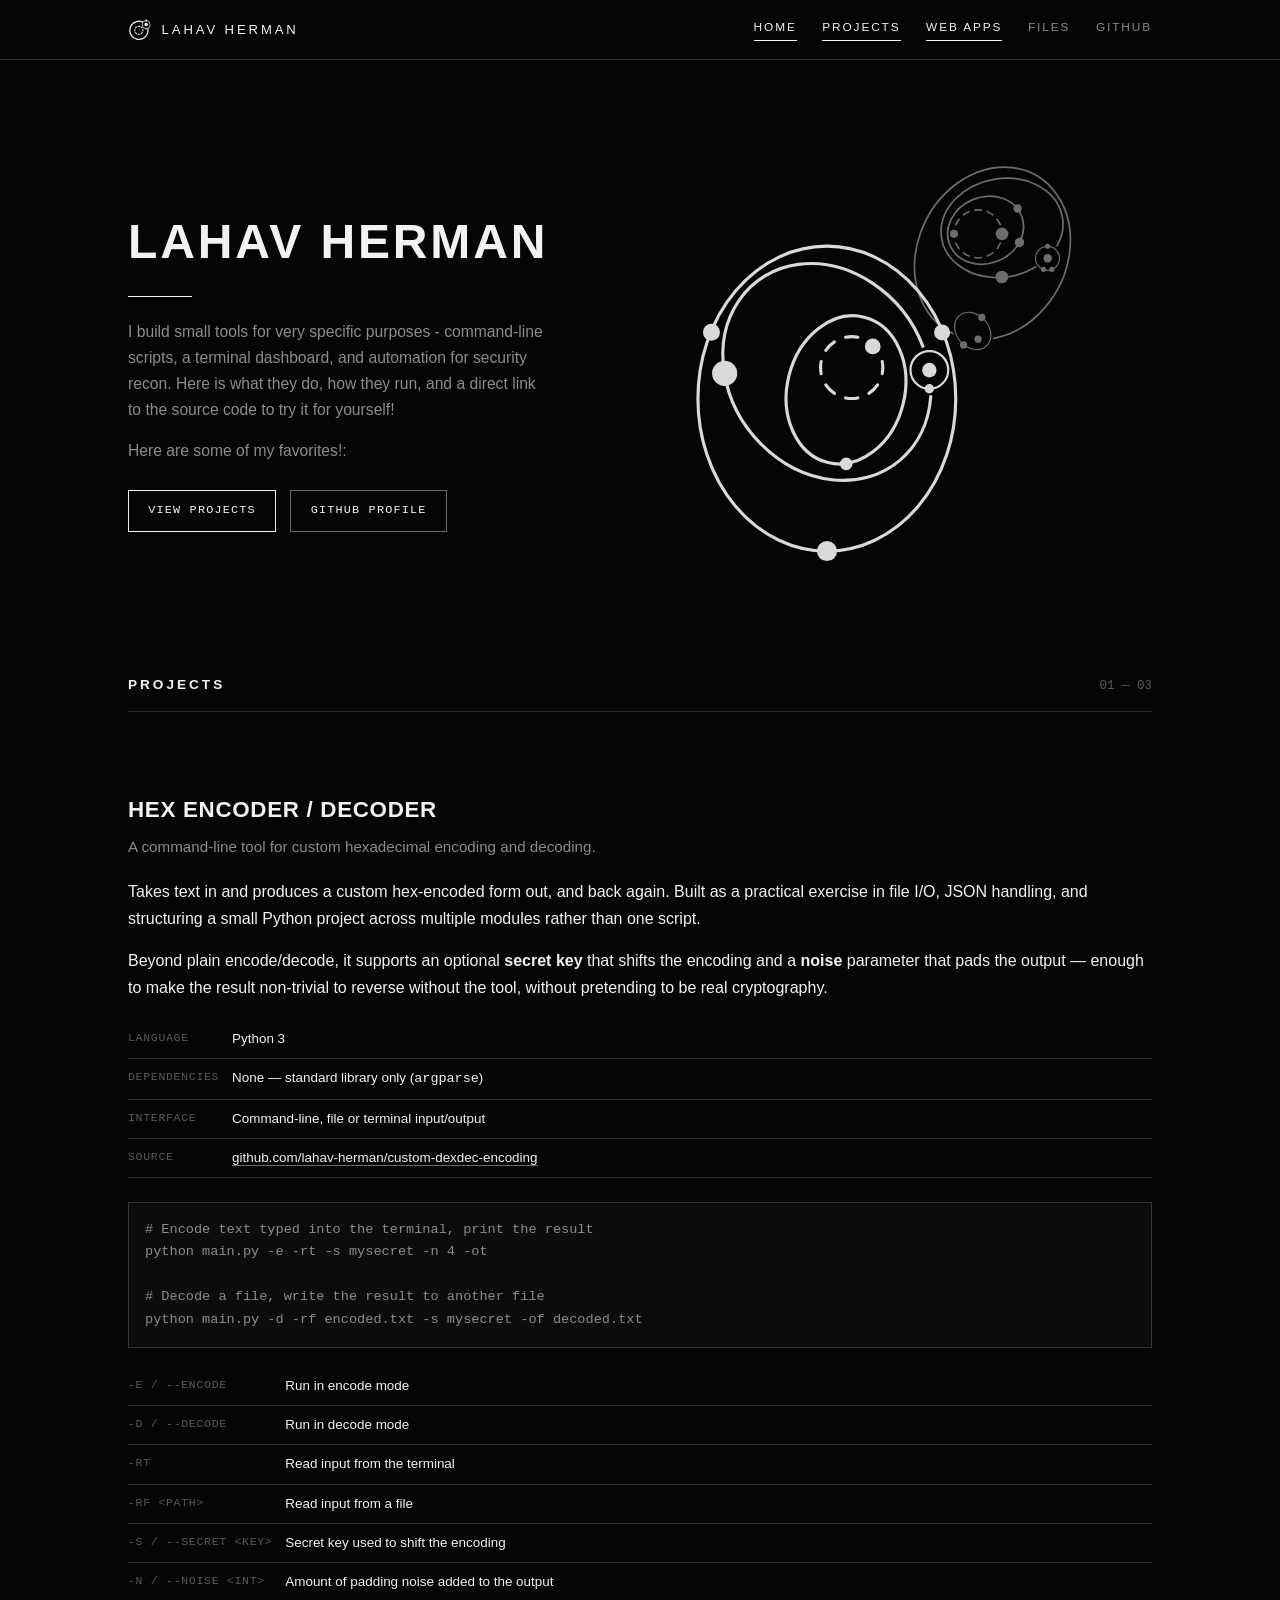
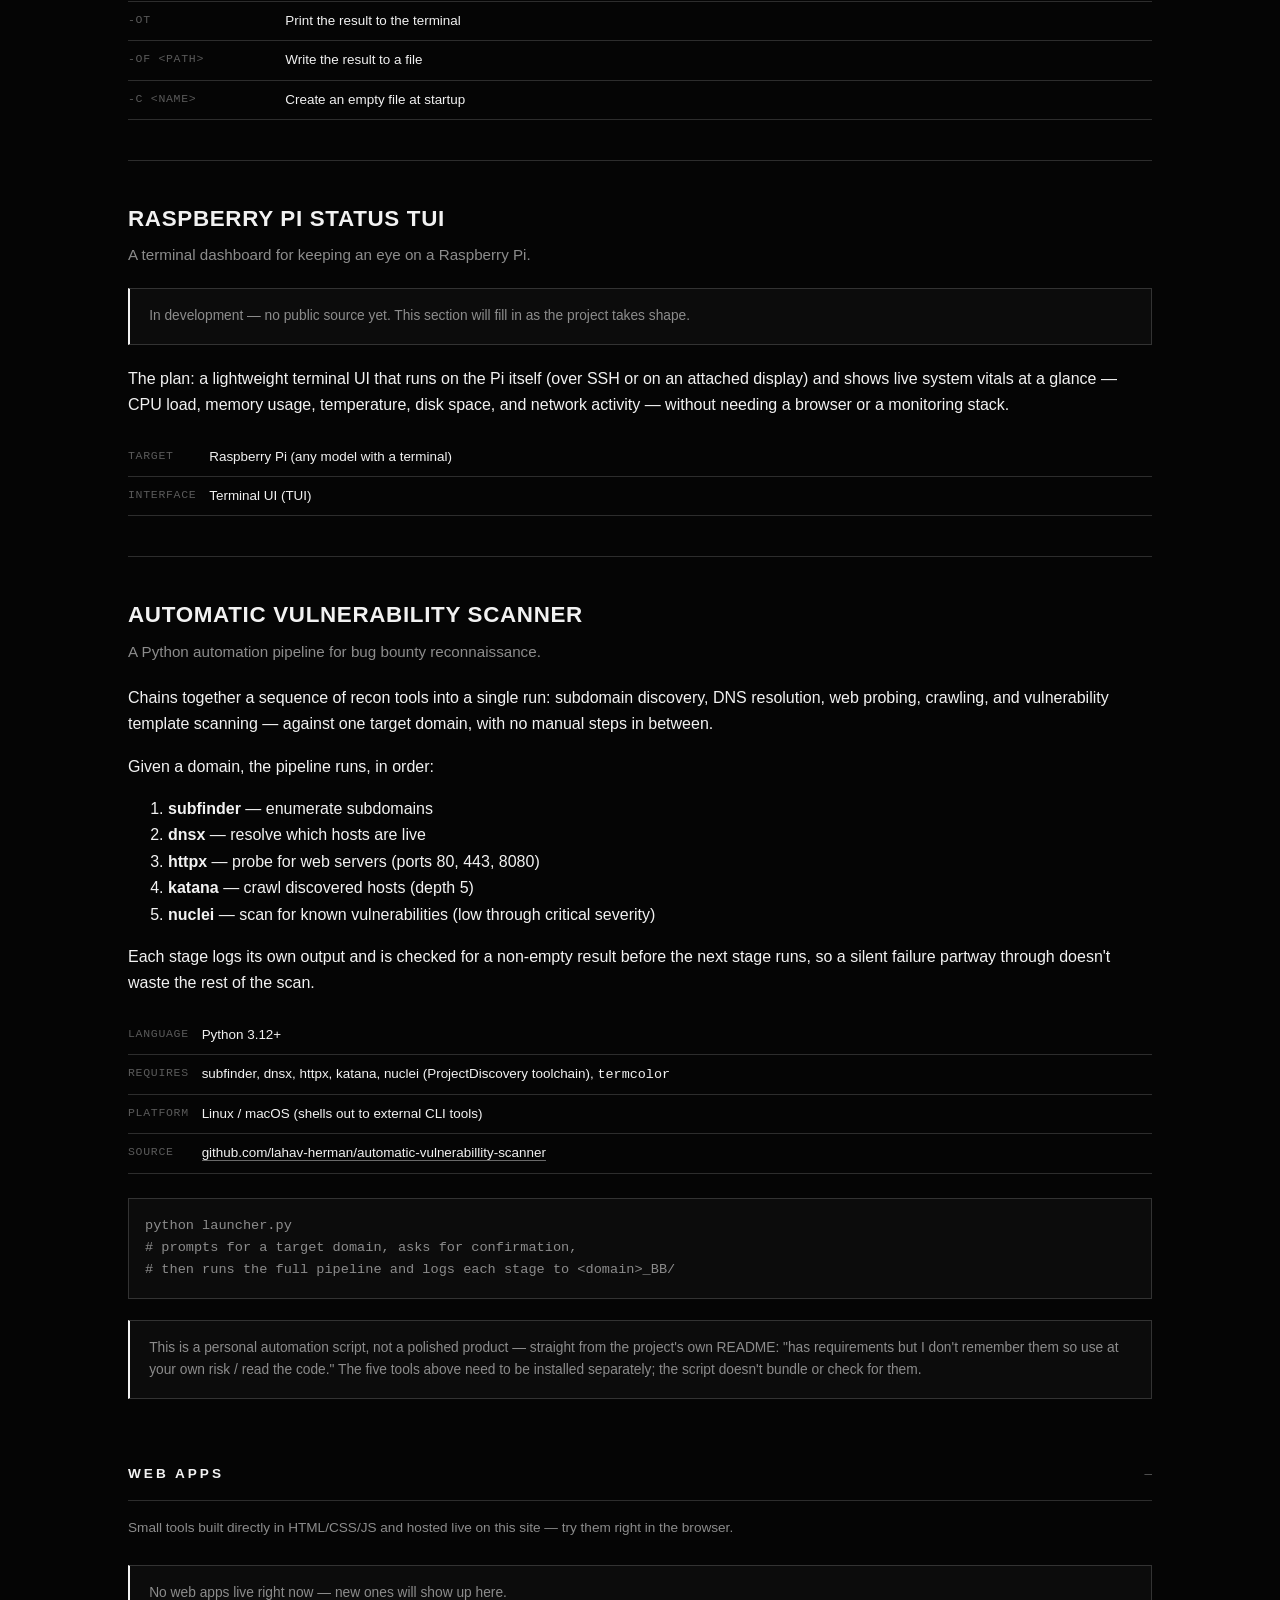
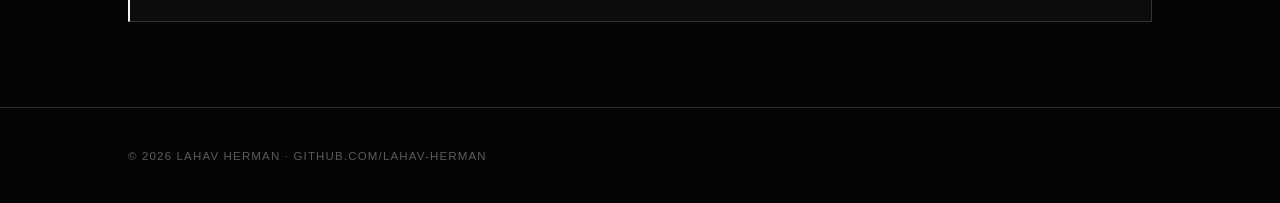
<file: index.html>
<!doctype html>
<html lang="en">
<head>
  <meta charset="utf-8" />
  <meta name="viewport" content="width=device-width, initial-scale=1" />
  <title>Lahav Herman</title>
  <meta name="description" content="Lahav Herman — CLI tools, Raspberry Pi projects, and security scripting." />
  <link rel="icon" href="assets/img/favicon.svg" type="image/svg+xml" />
  <link rel="stylesheet" href="assets/css/style.css" />
  <!-- Pinterest domain claim--><meta name="p:domain_verify" content="da1bafaeb94b20c9d1dba5063ac233b1"/>
</head>
<body>
  <header class="site-header">
    <nav class="nav">
      <a class="nav-brand" href="index.html">
        <svg class="nav-mark" viewBox="44 54 520 520" fill="none" aria-hidden="true">
          <path d="M365.335 303.423C366.427 308.946 367 314.656 367 320.5C367 326.344 366.427 332.054 365.335 337.577M352.262 271.884C345.874 262.342 337.658 254.126 328.116 247.738M296.577 234.665C291.054 233.573 285.344 233 279.5 233C273.656 233 267.946 233.573 262.423 234.665M230.884 247.738C221.342 254.126 213.126 262.342 206.738 271.884M193.665 303.423C192.573 308.946 192 314.656 192 320.5C192 326.344 192.573 332.054 193.665 337.577M206.738 369.116C213.126 378.658 221.342 386.874 230.884 393.262M262.423 406.335C267.946 407.427 273.656 408 279.5 408C285.344 408 291.054 407.427 296.577 406.335M328.116 393.262C337.658 386.874 345.874 378.658 352.262 369.116" stroke="currentColor" stroke-width="22" stroke-linecap="round"/>
          <path d="M475.328 291.79C481.774 334.895 473.781 378.922 452.593 417.01C431.406 455.097 398.215 485.107 358.192 502.362C318.169 519.618 273.562 523.149 231.323 512.407C189.083 501.665 151.583 477.253 124.666 442.974C97.7488 408.695 82.9267 366.475 82.5091 322.892C82.0915 279.31 96.1019 236.814 122.357 202.025C148.612 167.237 185.638 142.11 227.664 130.561C269.69 119.011 314.356 121.687 354.702 138.173" stroke="currentColor" stroke-width="28" stroke-linecap="round"/>
          <circle cx="437" cy="197" r="38" fill="currentColor"/>
          <circle cx="437" cy="197.5" r="86" stroke="currentColor" stroke-width="16"/>
          <circle cx="437.5" cy="110.5" r="22" fill="currentColor"/>
          <circle cx="437" cy="288" r="16" fill="currentColor"/>
        </svg>
        Lahav Herman
      </a>
      <div class="nav-links">
        <a href="index.html">Home</a>
        <a href="index.html#projects">Projects</a>
        <a href="index.html#apps">Web Apps</a>
        <a href="files.html">Files</a>
        <a href="https://github.com/lahav-herman" target="_blank" rel="noopener">GitHub</a>
      </div>
    </nav>
  </header>

  <main>
    <section class="hero">
      <div class="hero-copy">
        <h1>Lahav Herman<span class="cursor"></span></h1>
        <span class="hero-rule"></span>
        <p>
          I build small tools for very specific purposes - command-line scripts, a terminal dashboard, and automation for security recon.
          Here is what they do, how they run, and a direct link to the source code to try it for yourself!
        </p>
        <p>
          Here are some of my favorites!:
        </p>
        <div class="hero-links">
          <a class="btn primary" href="#projects">View Projects</a>
          <a class="btn" href="https://github.com/lahav-herman" target="_blank" rel="noopener">GitHub Profile</a>
        </div>
      </div>

      <!-- Hero mark: two word-images, referred to as "LAHAV" and "HERMAN".
           The one in front is the "focused" word; clicking it makes it pop. -->
      <div class="hero-mark">
        <img id="LAHAV" class="mark-word mark-lahav" src="assets/img/LAHAV.svg" alt="Lahav" />
        <img id="HERMAN" class="mark-word mark-herman" src="assets/img/HERMAN.svg" alt="Herman" />
        <div class="mark-hit-zone" aria-hidden="true"></div>
      </div>
    </section>

    <section class="section" id="projects">
      <div class="section-head">
        <h2>Projects</h2>
        <span class="index">01 — 03</span>
      </div>

      <article class="project" id="hex-codec">
        <div class="project-head">
          <h3>Hex Encoder / Decoder</h3>
        </div>
        <p class="project-tag">A command-line tool for custom hexadecimal encoding and decoding.</p>

        <p>
          Takes text in and produces a custom hex-encoded form out, and back again. Built as a
          practical exercise in file I/O, JSON handling, and structuring a small Python project
          across multiple modules rather than one script.
        </p>
        <p>
          Beyond plain encode/decode, it supports an optional <strong>secret key</strong> that
          shifts the encoding and a <strong>noise</strong> parameter that pads the output —
          enough to make the result non-trivial to reverse without the tool, without pretending
          to be real cryptography.
        </p>

        <table class="info-table">
          <tr><th>Language</th><td>Python 3</td></tr>
          <tr><th>Dependencies</th><td>None — standard library only (<code>argparse</code>)</td></tr>
          <tr><th>Interface</th><td>Command-line, file or terminal input/output</td></tr>
          <tr><th>Source</th><td><a href="https://github.com/lahav-herman/custom-dexdec-encoding" target="_blank" rel="noopener">github.com/lahav-herman/custom-dexdec-encoding</a></td></tr>
        </table>

        <pre><code># Encode text typed into the terminal, print the result
python main.py -e -rt -s mysecret -n 4 -ot

# Decode a file, write the result to another file
python main.py -d -rf encoded.txt -s mysecret -of decoded.txt</code></pre>

        <table class="info-table">
          <tr><th><code>-e</code> / <code>--encode</code></th><td>Run in encode mode</td></tr>
          <tr><th><code>-d</code> / <code>--decode</code></th><td>Run in decode mode</td></tr>
          <tr><th><code>-rt</code></th><td>Read input from the terminal</td></tr>
          <tr><th><code>-rf &lt;path&gt;</code></th><td>Read input from a file</td></tr>
          <tr><th><code>-s</code> / <code>--secret &lt;key&gt;</code></th><td>Secret key used to shift the encoding</td></tr>
          <tr><th><code>-n</code> / <code>--noise &lt;int&gt;</code></th><td>Amount of padding noise added to the output</td></tr>
          <tr><th><code>-ot</code></th><td>Print the result to the terminal</td></tr>
          <tr><th><code>-of &lt;path&gt;</code></th><td>Write the result to a file</td></tr>
          <tr><th><code>-c &lt;name&gt;</code></th><td>Create an empty file at startup</td></tr>
        </table>
      </article>

      <article class="project" id="pi-status-tui">
        <div class="project-head">
          <h3>Raspberry Pi Status TUI</h3>
        </div>
        <p class="project-tag">A terminal dashboard for keeping an eye on a Raspberry Pi.</p>

        <div class="callout">
          In development — no public source yet. This section will fill in as the project
          takes shape.
        </div>

        <p>
          The plan: a lightweight terminal UI that runs on the Pi itself (over SSH or on an
          attached display) and shows live system vitals at a glance — CPU load, memory usage,
          temperature, disk space, and network activity — without needing a browser or a
          monitoring stack.
        </p>

        <table class="info-table">
          <tr><th>Target</th><td>Raspberry Pi (any model with a terminal)</td></tr>
          <tr><th>Interface</th><td>Terminal UI (TUI)</td></tr>
        </table>
      </article>

      <article class="project" id="vuln-scanner">
        <div class="project-head">
          <h3>Automatic Vulnerability Scanner</h3>
        </div>
        <p class="project-tag">A Python automation pipeline for bug bounty reconnaissance.</p>

        <p>
          Chains together a sequence of recon tools into a single run: subdomain discovery,
          DNS resolution, web probing, crawling, and vulnerability template scanning —
          against one target domain, with no manual steps in between.
        </p>

        <p>Given a domain, the pipeline runs, in order:</p>
        <ol>
          <li><strong>subfinder</strong> — enumerate subdomains</li>
          <li><strong>dnsx</strong> — resolve which hosts are live</li>
          <li><strong>httpx</strong> — probe for web servers (ports 80, 443, 8080)</li>
          <li><strong>katana</strong> — crawl discovered hosts (depth 5)</li>
          <li><strong>nuclei</strong> — scan for known vulnerabilities (low through critical severity)</li>
        </ol>
        <p>
          Each stage logs its own output and is checked for a non-empty result before the next
          stage runs, so a silent failure partway through doesn't waste the rest of the scan.
        </p>

        <table class="info-table">
          <tr><th>Language</th><td>Python 3.12+</td></tr>
          <tr><th>Requires</th><td>subfinder, dnsx, httpx, katana, nuclei (ProjectDiscovery toolchain), <code>termcolor</code></td></tr>
          <tr><th>Platform</th><td>Linux / macOS (shells out to external CLI tools)</td></tr>
          <tr><th>Source</th><td><a href="https://github.com/lahav-herman/automatic-vulnerabillity-scanner" target="_blank" rel="noopener">github.com/lahav-herman/automatic-vulnerabillity-scanner</a></td></tr>
        </table>

        <pre><code>python launcher.py
# prompts for a target domain, asks for confirmation,
# then runs the full pipeline and logs each stage to &lt;domain&gt;_BB/</code></pre>

        <div class="callout">
          This is a personal automation script, not a polished product — straight from the
          project's own README: "has requirements but I don't remember them so use at your own
          risk / read the code." The five tools above need to be installed separately; the
          script doesn't bundle or check for them.
        </div>
      </article>
    </section>

    <section class="section" id="apps">
      <div class="section-head">
        <h2>Web Apps</h2>
        <span class="index">—</span>
      </div>
      <p class="section-note">Small tools built directly in HTML/CSS/JS and hosted live on this site — try them right in the browser.</p>

      <div class="callout">No web apps live right now — new ones will show up here.</div>
    </section>
  </main>

  <footer class="site-footer">
    <p>&copy; 2026 Lahav Herman &middot; <a href="https://github.com/lahav-herman" target="_blank" rel="noopener">github.com/lahav-herman</a></p>
  </footer>

  <script src="assets/js/main.js"></script>
  <!-- Cloudflare Web Analytics --><script type='module' src='https://static.cloudflareinsights.com/beacon.min.js' data-cf-beacon='{"token": "3a62b39905ea40dcae76593d5f45cc0e"}'></script><!-- End Cloudflare Web Analytics -->
</body>
</html>
</file>
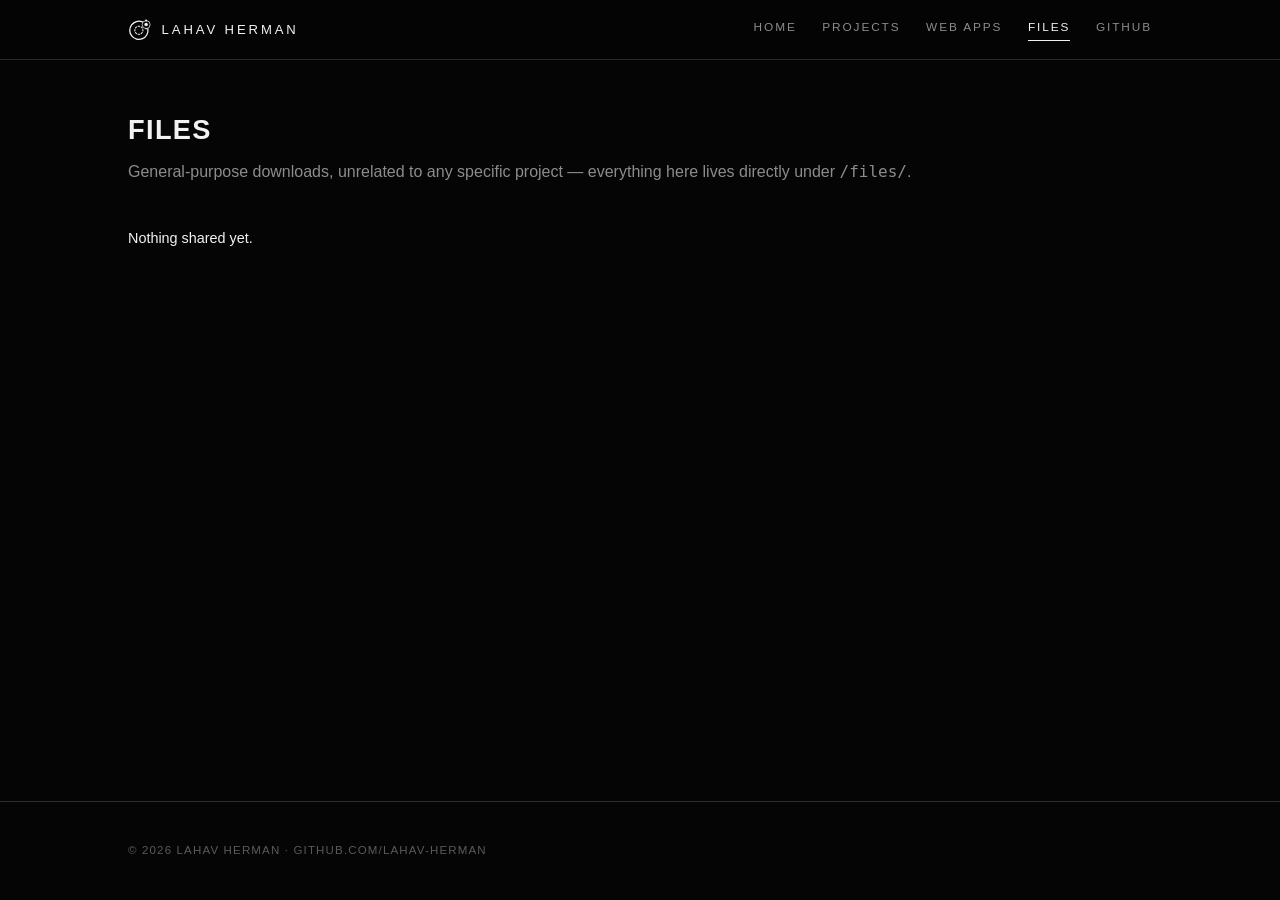
<file: files.html>
<!doctype html>
<html lang="en">
<head>
  <meta charset="utf-8" />
  <meta name="viewport" content="width=device-width, initial-scale=1" />
  <title>Files — Lahav Herman</title>
  <meta name="description" content="General-purpose file downloads from Lahav Herman." />
  <link rel="icon" href="assets/img/favicon.svg" type="image/svg+xml" />
  <link rel="stylesheet" href="assets/css/style.css" />
</head>
<body>
  <header class="site-header">
    <nav class="nav">
      <a class="nav-brand" href="index.html">
        <svg class="nav-mark" viewBox="44 54 520 520" fill="none" aria-hidden="true">
          <path d="M365.335 303.423C366.427 308.946 367 314.656 367 320.5C367 326.344 366.427 332.054 365.335 337.577M352.262 271.884C345.874 262.342 337.658 254.126 328.116 247.738M296.577 234.665C291.054 233.573 285.344 233 279.5 233C273.656 233 267.946 233.573 262.423 234.665M230.884 247.738C221.342 254.126 213.126 262.342 206.738 271.884M193.665 303.423C192.573 308.946 192 314.656 192 320.5C192 326.344 192.573 332.054 193.665 337.577M206.738 369.116C213.126 378.658 221.342 386.874 230.884 393.262M262.423 406.335C267.946 407.427 273.656 408 279.5 408C285.344 408 291.054 407.427 296.577 406.335M328.116 393.262C337.658 386.874 345.874 378.658 352.262 369.116" stroke="currentColor" stroke-width="22" stroke-linecap="round"/>
          <path d="M475.328 291.79C481.774 334.895 473.781 378.922 452.593 417.01C431.406 455.097 398.215 485.107 358.192 502.362C318.169 519.618 273.562 523.149 231.323 512.407C189.083 501.665 151.583 477.253 124.666 442.974C97.7488 408.695 82.9267 366.475 82.5091 322.892C82.0915 279.31 96.1019 236.814 122.357 202.025C148.612 167.237 185.638 142.11 227.664 130.561C269.69 119.011 314.356 121.687 354.702 138.173" stroke="currentColor" stroke-width="28" stroke-linecap="round"/>
          <circle cx="437" cy="197" r="38" fill="currentColor"/>
          <circle cx="437" cy="197.5" r="86" stroke="currentColor" stroke-width="16"/>
          <circle cx="437.5" cy="110.5" r="22" fill="currentColor"/>
          <circle cx="437" cy="288" r="16" fill="currentColor"/>
        </svg>
        Lahav Herman
      </a>
      <div class="nav-links">
        <a href="index.html">Home</a>
        <a href="index.html#projects">Projects</a>
        <a href="index.html#apps">Web Apps</a>
        <a href="files.html">Files</a>
        <a href="https://github.com/lahav-herman" target="_blank" rel="noopener">GitHub</a>
      </div>
    </nav>
  </header>

  <main>
    <div class="page-head">
      <h1>Files</h1>
      <p class="page-tag">
        General-purpose downloads, unrelated to any specific project — everything here lives
        directly under <code>/files/</code>.
      </p>
    </div>

    <ul class="file-list">
      <li><span>Nothing shared yet.</span></li>
    </ul>
  </main>

  <footer class="site-footer">
    <p>&copy; 2026 Lahav Herman &middot; <a href="https://github.com/lahav-herman" target="_blank" rel="noopener">github.com/lahav-herman</a></p>
  </footer>

  <script src="assets/js/main.js"></script>
  <!-- Cloudflare Web Analytics --><script type='module' src='https://static.cloudflareinsights.com/beacon.min.js' data-cf-beacon='{"token": "3a62b39905ea40dcae76593d5f45cc0e"}'></script><!-- End Cloudflare Web Analytics -->
</body>
</html>
</file>
<file: assets/css/style.css>
/* lahav-herman.github.io — shared site styles
   Monochrome, line-diagram aesthetic: thin white strokes on black,
   uppercase wide-tracked headings, orbit/node motifs. */

:root {
  --bg: #050505;
  --bg-raised: #0c0c0c;
  --bg-card: #0a0a0a;
  --border: rgba(255, 255, 255, 0.16);
  --border-strong: rgba(255, 255, 255, 0.4);
  --line: rgba(255, 255, 255, 0.55);
  --text: #f2f2f2;
  --text-dim: #8c8c8c;
  --text-faint: #5a5a5a;
  --sans: "Helvetica Neue", Arial, "Segoe UI", sans-serif;
  --mono: ui-monospace, "Cascadia Code", "Fira Code", Consolas, "SF Mono", Menlo, monospace;
}

* {
  box-sizing: border-box;
}

html, body {
  margin: 0;
  padding: 0;
}

html {
  scroll-behavior: smooth;
}

body {
  background: var(--bg);
  color: var(--text);
  font-family: var(--sans);
  line-height: 1.65;
  min-height: 100vh;
  display: flex;
  flex-direction: column;
}

a {
  color: var(--text);
  text-decoration: none;
  border-bottom: 1px solid var(--border-strong);
}

a:hover {
  color: #fff;
  border-color: #fff;
}

.card a,
.file-list a {
  border-bottom: none;
}

code, pre {
  font-family: var(--mono);
}

pre {
  background: var(--bg-raised);
  border: 1px solid var(--border);
  padding: 1rem;
  overflow-x: auto;
  font-size: 0.85rem;
  color: var(--text-dim);
}

/* ---------- Header / nav ---------- */

.site-header {
  position: sticky;
  top: 0;
  z-index: 2;
  border-bottom: 1px solid var(--border);
  background: rgba(5, 5, 5, 0.92);
  backdrop-filter: blur(4px);
}

.nav {
  width: 100%;
  margin: 0;
  display: flex;
  align-items: center;
  justify-content: space-between;
  padding: 1.1rem clamp(2rem, 10vw, 9rem);
}

.nav-brand {
  display: flex;
  align-items: center;
  gap: 0.6rem;
  font-size: 0.82rem;
  letter-spacing: 0.22em;
  text-transform: uppercase;
  color: var(--text);
  border-bottom: none;
}

.nav-mark {
  width: 24px;
  height: 24px;
  display: block;
}

.nav-links {
  display: flex;
  gap: 1.6rem;
  align-items: center;
  flex-wrap: wrap;
}

.nav-links a {
  color: var(--text-dim);
  font-size: 0.74rem;
  letter-spacing: 0.16em;
  text-transform: uppercase;
  border-bottom: 1px solid transparent;
  padding-bottom: 2px;
}

.nav-links a:hover,
.nav-links a.active {
  color: var(--text);
  border-color: var(--text);
}

/* ---------- Layout ---------- */

main {
  flex: 1;
  width: 100%;
  margin: 0;
  padding: 3rem clamp(2rem, 10vw, 9rem) 4rem;
}

.site-footer {
  border-top: 1px solid var(--border);
  text-align: left;
  padding: 1.75rem clamp(2rem, 10vw, 9rem);
  color: var(--text-faint);
  font-size: 0.72rem;
  letter-spacing: 0.1em;
  text-transform: uppercase;
}

.site-footer a {
  color: var(--text-faint);
  border-bottom: 1px solid transparent;
}

.site-footer a:hover {
  color: var(--text);
  border-color: var(--text-faint);
}

/* ---------- Hero ---------- */

.hero {
  display: grid;
  grid-template-columns: 1.1fr 1fr;
  gap: 2rem;
  align-items: center;
  padding: 2rem 0 1rem;
}

.hero-copy .hero-tag {
  font-family: var(--mono);
  color: var(--text-faint);
  font-size: 0.78rem;
  letter-spacing: 0.08em;
  margin: 0 0 1.1rem;
}

.hero-copy h1 {
  font-size: clamp(2rem, 5vw, 3rem);
  letter-spacing: 0.06em;
  text-transform: uppercase;
  margin: 0 0 0.9rem;
  font-weight: 600;
}

.hero-rule {
  display: block;
  width: 64px;
  height: 1px;
  background: var(--text);
  margin: 0 0 1.4rem;
}

.cursor {
  display: inline-block;
  width: 0.5ch;
  background: var(--text);
  margin-left: 2px;
  animation: blink 1.1s steps(1) infinite;
}

@keyframes blink {
  0%, 49% { opacity: 1; }
  50%, 100% { opacity: 0; }
}

.hero-copy p {
  color: var(--text-dim);
  max-width: 48ch;
  font-size: 0.98rem;
}

.hero-links {
  margin-top: 1.6rem;
  display: flex;
  gap: 0.9rem;
  flex-wrap: wrap;
}

.hero-mark {
  position: relative;
  width: 100%;
  max-width: 420px;
  aspect-ratio: 1 / 1.08;
}

.mark-word {
  position: absolute;
  height: auto;
  transition: top 0.35s ease, left 0.35s ease, width 0.35s ease, filter 0.35s ease, z-index 0.35s;
}

/*
 * LAHAV.svg and HERMAN.svg don't fill their own viewBox by the same amount
 * (LAHAV's linework fills ~88% of its box, HERMAN's only ~72%), so equal
 * `width` values render visibly different ink sizes. Each word gets its own
 * width per slot, scaled so the actual drawn marks end up the same size.
 */

.mark-lahav {
  top: 18%;
  left: 0;
  width: 70%;
  z-index: 2;
  filter: brightness(1);
}

.mark-herman {
  top: 0;
  left: 49%;
  width: 51%;
  z-index: 1;
  filter: brightness(0.5);
}

.hero-mark.swapped .mark-lahav {
  top: 0;
  left: 58%;
  width: 42%;
  z-index: 1;
  filter: brightness(0.5);
}

.hero-mark.swapped .mark-herman {
  top: 10%;
  left: 0;
  width: 85%;
  z-index: 2;
  filter: brightness(1);
}

/* Focused (front) word — LAHAV by default, HERMAN when swapped — opens the
   zoom view on click, so it can be looked at / read up close. */
.hero-mark:not(.swapped) .mark-lahav,
.hero-mark.swapped .mark-herman {
  cursor: zoom-in;
}

.mark-zoom {
  position: fixed;
  inset: 0;
  z-index: 10;
  display: flex;
  align-items: center;
  justify-content: center;
  background: rgba(5, 5, 5, 0);
  visibility: hidden;
  cursor: zoom-out;
  outline: none;
  transition: background 0.4s ease, visibility 0s 0.45s;
}

.mark-zoom.open {
  background: rgba(5, 5, 5, 0.97);
  visibility: visible;
  transition: background 0.4s ease, visibility 0s;
}

.mark-zoom img {
  width: min(88vw, 80vh);
  height: auto;
  transform-origin: 0 0;
  transition: transform 0.45s cubic-bezier(0.2, 0.8, 0.2, 1);
}

@media (prefers-reduced-motion: reduce) {
  .mark-zoom,
  .mark-zoom.open,
  .mark-zoom img {
    transition: none;
  }
}

.mark-hit-zone {
  position: absolute;
  top: 0;
  right: 0;
  width: 50%;
  height: 50%;
  z-index: 3;
  cursor: pointer;
}

/* ---------- Buttons ---------- */

.btn {
  display: inline-block;
  font-family: var(--mono);
  font-size: 0.74rem;
  letter-spacing: 0.1em;
  text-transform: uppercase;
  padding: 0.65rem 1.2rem;
  border: 1px solid var(--border-strong);
  color: var(--text);
  background: transparent;
  border-bottom: 1px solid var(--border-strong);
  transition: background 0.15s, color 0.15s;
}

.btn:hover {
  background: var(--text);
  color: var(--bg);
  border-color: var(--text);
}

.btn.primary {
  border-color: var(--text);
}

/* ---------- Section headings ---------- */

.section {
  margin-top: 4rem;
  scroll-margin-top: 6.5rem;
}

.section-head {
  display: flex;
  align-items: baseline;
  justify-content: space-between;
  gap: 1rem;
  margin-bottom: 0.4rem;
  flex-wrap: wrap;
  border-bottom: 1px solid var(--border);
  padding-bottom: 0.9rem;
}

.section-head h2 {
  margin: 0;
  font-size: 0.85rem;
  letter-spacing: 0.22em;
  text-transform: uppercase;
  color: var(--text);
}

.section-head .index {
  color: var(--text-faint);
  font-family: var(--mono);
  font-size: 0.78rem;
}

.section-note {
  color: var(--text-dim);
  font-size: 0.85rem;
  margin: 1rem 0 1.6rem;
}

/* ---------- Cards / grid ---------- */

.grid {
  display: grid;
  grid-template-columns: repeat(auto-fit, minmax(260px, 1fr));
  gap: 1px;
  background: var(--border);
  border: 1px solid var(--border);
}

.card {
  display: flex;
  flex-direction: column;
  background: var(--bg);
  padding: 1.4rem;
}

.card h3 {
  margin: 0 0 0.5rem;
  font-size: 1rem;
  letter-spacing: 0.04em;
  text-transform: uppercase;
}

.card h3 a {
  border-bottom: none;
}

.card p {
  color: var(--text-dim);
  font-size: 0.88rem;
  margin: 0 0 1rem;
  flex: 1;
}

.card-tags {
  display: flex;
  gap: 0.5rem;
  flex-wrap: wrap;
  margin-bottom: 1rem;
}

.tag {
  font-family: var(--mono);
  font-size: 0.68rem;
  color: var(--text-faint);
  border: 1px solid var(--border);
  padding: 0.15rem 0.5rem;
}

.card-links {
  display: flex;
  gap: 1rem;
  font-size: 0.78rem;
  letter-spacing: 0.04em;
  text-transform: uppercase;
}

/* ---------- Project (in-page) sections ---------- */

.project {
  padding-top: 2.5rem;
  border-top: 1px solid var(--border);
  margin-top: 2.5rem;
  scroll-margin-top: 6.5rem;
}

.project:first-of-type {
  border-top: none;
}

.project-head {
  display: flex;
  align-items: baseline;
  justify-content: space-between;
  gap: 1rem;
  flex-wrap: wrap;
}

.project-head h3 {
  margin: 0 0 0.3rem;
  font-size: 1.4rem;
  letter-spacing: 0.03em;
  text-transform: uppercase;
}

.project-tag {
  color: var(--text-dim);
  margin: 0 0 1.3rem;
  font-size: 0.95rem;
}

.info-table {
  width: 100%;
  border-collapse: collapse;
  margin: 1.2rem 0 1.5rem;
  font-size: 0.84rem;
}

.info-table th, .info-table td {
  text-align: left;
  padding: 0.5rem 0.8rem 0.5rem 0;
  border-bottom: 1px solid var(--border);
  vertical-align: top;
}

.info-table th {
  color: var(--text-faint);
  font-family: var(--mono);
  font-weight: 400;
  text-transform: uppercase;
  font-size: 0.72rem;
  letter-spacing: 0.06em;
  white-space: nowrap;
  width: 1%;
}

.callout {
  border: 1px solid var(--border);
  border-left: 2px solid var(--text);
  background: var(--bg-raised);
  padding: 1rem 1.2rem;
  font-size: 0.86rem;
  color: var(--text-dim);
  margin: 1.3rem 0;
}

.files-box {
  border: 1px dashed var(--border);
  padding: 1rem 1.2rem;
  margin-top: 1.5rem;
  font-size: 0.86rem;
  color: var(--text-dim);
}

.files-box h4 {
  margin: 0 0 0.5rem;
  font-size: 0.72rem;
  letter-spacing: 0.1em;
  text-transform: uppercase;
  color: var(--text-faint);
}

.file-list {
  list-style: none;
  margin: 0;
  padding: 0;
}

.file-list li {
  display: flex;
  justify-content: space-between;
  gap: 1rem;
  padding: 0.6rem 0;
  border-bottom: 1px solid var(--border);
  font-size: 0.9rem;
}

.file-list li:last-child {
  border-bottom: none;
}

.file-list .meta {
  color: var(--text-faint);
  font-family: var(--mono);
  font-size: 0.78rem;
  white-space: nowrap;
}

.page-head h1 {
  margin: 0 0 0.4rem;
  font-size: 1.7rem;
  letter-spacing: 0.05em;
  text-transform: uppercase;
}

.page-tag {
  color: var(--text-dim);
  margin: 0 0 2rem;
}

@media (max-width: 760px) {
  .hero {
    grid-template-columns: 1fr;
  }

  .hero-mark {
    order: -1;
    max-width: 320px;
    margin: 0;
  }
}

@media (max-width: 560px) {
  .nav {
    flex-direction: column;
    gap: 0.7rem;
    align-items: flex-start;
  }

  .nav-links {
    gap: 1rem;
  }
}
</file>
